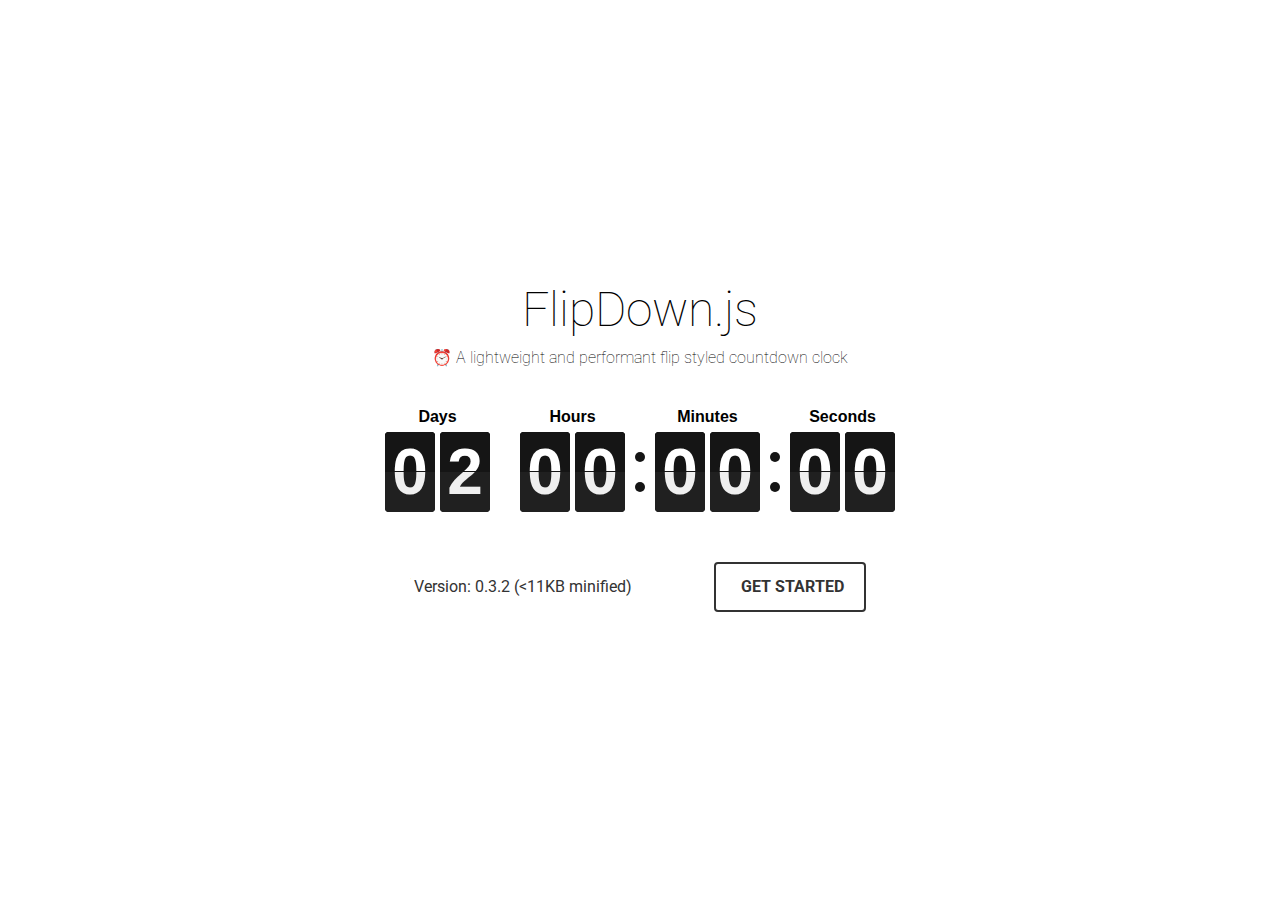
<file: assets/flipdown-master/example/index.html>
<!DOCTYPE html>
<html>
  <head>
    <meta charset="utf-8">
    <meta name="viewport" content="width=device-width, initial-scale=1, shrink-to-fit=no">
    <title>FlipDown Example</title>
    <link href="https://fonts.googleapis.com/css?family=Roboto:100,400,700,900" rel="stylesheet">
    <link rel="stylesheet" href="https://use.fontawesome.com/releases/v5.3.1/css/all.css" integrity="sha384-mzrmE5qonljUremFsqc01SB46JvROS7bZs3IO2EmfFsd15uHvIt+Y8vEf7N7fWAU" crossorigin="anonymous">
    <link rel="stylesheet" type="text/css" href="css/flipdown/flipdown.css">
    <link rel="stylesheet" type="text/css" href="css/style.css">
    <script type="text/javascript" src="js/flipdown/flipdown.js"></script>
    <script type="text/javascript" src="js/main.js"></script>
  </head>
  <body>
    <div class="example">
      <h1>FlipDown.js</h1>
      <p>⏰ A lightweight and performant flip styled countdown clock</p>
      <div id="flipdown" class="flipdown"></div>
      <div class="buttons">
        <p>Version: <span id="ver"></span> (&lt;11KB minified)</p>
        <a href="https://github.com/PButcher/flipdown#flipdown" class="button"><i class="fab fa-github"></i> <span>Get started</span></a>
      </div>
    </div>
  </body>
</html>
</file>
<file: assets/flipdown-master/example/css/flipdown/flipdown.css>
/* THEMES */

/********** Theme: dark **********/
/* Font styles */
.flipdown.flipdown__theme-dark {
  font-family: sans-serif;
  font-weight: bold;
}
/* Rotor group headings */
.flipdown.flipdown__theme-dark .rotor-group-heading:before {
  color: #000000;
}
/* Delimeters */
.flipdown.flipdown__theme-dark .rotor-group:nth-child(n+2):nth-child(-n+3):before,
.flipdown.flipdown__theme-dark .rotor-group:nth-child(n+2):nth-child(-n+3):after {
  background-color: #151515;
}
/* Rotor tops */
.flipdown.flipdown__theme-dark .rotor,
.flipdown.flipdown__theme-dark .rotor-top,
.flipdown.flipdown__theme-dark .rotor-leaf-front {
  color: #FFFFFF;
  background-color: #151515;
}
/* Rotor bottoms */
.flipdown.flipdown__theme-dark .rotor-bottom,
.flipdown.flipdown__theme-dark .rotor-leaf-rear {
  color: #EFEFEF;
  background-color: #202020;
}
/* Hinge */
.flipdown.flipdown__theme-dark .rotor:after {
  border-top: solid 1px #151515;
}

/********** Theme: light **********/
/* Font styles */
.flipdown.flipdown__theme-light {
  font-family: sans-serif;
  font-weight: bold;
}
/* Rotor group headings */
.flipdown.flipdown__theme-light .rotor-group-heading:before {
  color: #EEEEEE;
}
/* Delimeters */
.flipdown.flipdown__theme-light .rotor-group:nth-child(n+2):nth-child(-n+3):before,
.flipdown.flipdown__theme-light .rotor-group:nth-child(n+2):nth-child(-n+3):after {
  background-color: #DDDDDD;
}
/* Rotor tops */
.flipdown.flipdown__theme-light .rotor,
.flipdown.flipdown__theme-light .rotor-top,
.flipdown.flipdown__theme-light .rotor-leaf-front {
  color: #222222;
  background-color: #DDDDDD;
}
/* Rotor bottoms */
.flipdown.flipdown__theme-light .rotor-bottom,
.flipdown.flipdown__theme-light .rotor-leaf-rear {
  color: #333333;
  background-color: #EEEEEE;
}
/* Hinge */
.flipdown.flipdown__theme-light .rotor:after {
  border-top: solid 1px #222222;
}

/* END OF THEMES */

.flipdown {
  overflow: visible;
  width: 510px;
  height: 110px;
}

.flipdown .rotor-group {
  position: relative;
  float: left;
  padding-right: 30px;
}

.flipdown .rotor-group:last-child {
  padding-right: 0;
}

.flipdown .rotor-group-heading:before {
  display: block;
  height: 30px;
  line-height: 30px;
  text-align: center;
}

.flipdown .rotor-group:nth-child(1) .rotor-group-heading:before {
  content: attr(data-before);
}

.flipdown .rotor-group:nth-child(2) .rotor-group-heading:before {
  content: attr(data-before);
}

.flipdown .rotor-group:nth-child(3) .rotor-group-heading:before {
  content: attr(data-before);
}

.flipdown .rotor-group:nth-child(4) .rotor-group-heading:before {
  content: attr(data-before);
}

.flipdown .rotor-group:nth-child(n+2):nth-child(-n+3):before {
  content: '';
  position: absolute;
  bottom: 20px;
  left: 115px;
  width: 10px;
  height: 10px;
  border-radius: 50%;
}

.flipdown .rotor-group:nth-child(n+2):nth-child(-n+3):after {
  content: '';
  position: absolute;
  bottom: 50px;
  left: 115px;
  width: 10px;
  height: 10px;
  border-radius: 50%;
}

.flipdown .rotor {
  position: relative;
  float: left;
  width: 50px;
  height: 80px;
  margin: 0px 5px 0px 0px;
  border-radius: 4px;
  font-size: 4rem;
  text-align: center;
  perspective: 200px;
}

.flipdown .rotor:last-child {
  margin-right: 0;
}

.flipdown .rotor-top,
.flipdown .rotor-bottom {
  overflow: hidden;
  position: absolute;
  width: 50px;
  height: 40px;
}

.flipdown .rotor-leaf {
  z-index: 1;
  position: absolute;
  width: 50px;
  height: 80px;
  transform-style: preserve-3d;
  transition: transform 0s;
}

.flipdown .rotor-leaf.flipped {
  transform: rotateX(-180deg);
  transition: all 0.5s ease-in-out;
}

.flipdown .rotor-leaf-front,
.flipdown .rotor-leaf-rear {
  overflow: hidden;
  position: absolute;
  width: 50px;
  height: 40px;
  margin: 0;
  transform: rotateX(0deg);
  backface-visibility: hidden;
  -webkit-backface-visibility: hidden;
}

.flipdown .rotor-leaf-front {
  line-height: 80px;
  border-radius: 4px 4px 0px 0px;
}

.flipdown .rotor-leaf-rear {
  line-height: 0px;
  border-radius: 0px 0px 4px 4px;
  transform: rotateX(-180deg);
}

.flipdown .rotor-top {
  line-height: 80px;
  border-radius: 4px 4px 0px 0px;
}

.flipdown .rotor-bottom {
  bottom: 0;
  line-height: 0px;
  border-radius: 0px 0px 4px 4px;
}

.flipdown .rotor:after {
  content: '';
  z-index: 2;
  position: absolute;
  bottom: 0px;
  left: 0px;
  width: 50px;
  height: 40px;
  border-radius: 0px 0px 4px 4px;
}

@media (max-width: 550px) {

  .flipdown {
    width: 312px;
    height: 70px;
  }

  .flipdown .rotor {
    font-size: 2.2rem;
    margin-right: 3px;
  }

  .flipdown .rotor,
  .flipdown .rotor-leaf,
  .flipdown .rotor-leaf-front,
  .flipdown .rotor-leaf-rear,
  .flipdown .rotor-top,
  .flipdown .rotor-bottom,
  .flipdown .rotor:after {
    width: 30px;
  }

  .flipdown .rotor-group {
    padding-right: 20px;
  }

  .flipdown .rotor-group:last-child {
    padding-right: 0px;
  }

  .flipdown .rotor-group-heading:before {
    font-size: 0.8rem;
    height: 20px;
    line-height: 20px;
  }

  .flipdown .rotor-group:nth-child(n+2):nth-child(-n+3):before,
  .flipdown .rotor-group:nth-child(n+2):nth-child(-n+3):after {
    left: 69px;
  }

  .flipdown .rotor-group:nth-child(n+2):nth-child(-n+3):before {
    bottom: 13px;
    height: 8px;
    width: 8px;
  }

  .flipdown .rotor-group:nth-child(n+2):nth-child(-n+3):after {
    bottom: 29px;
    height: 8px;
    width: 8px;
  }

  .flipdown .rotor-leaf-front,
  .flipdown .rotor-top {
    line-height: 50px;
  }

  .flipdown .rotor-leaf,
  .flipdown .rotor {
    height: 50px;
  }

  .flipdown .rotor-leaf-front,
  .flipdown .rotor-leaf-rear,
  .flipdown .rotor-top,
  .flipdown .rotor-bottom,
  .flipdown .rotor:after {
    height: 25px;
  }
}
</file>
<file: assets/flipdown-master/example/css/style.css>
html {
  height: 100%;
}

body {
  margin: 0px;
  height: 100%;
  display: flex;
  align-items: center;
  align-content: space-around;
}

body,
.example h1,
.example p,
.example .button {
  transition: all .2s ease-in-out;
}

body.light-theme {
  background-color: #151515;
}

body.light-theme .example h1 {
  color: #FFFFFF;
}

body.light-theme .example p {
  color: #FFFFFF;
}

body.light-theme .buttons .button {
  color: #FFFFFF;
  border-color: #FFFFFF;
}

body.light-theme .buttons .button:hover {
  color: #151515;
  background-color: #FFFFFF;
}

.example {
  font-family: 'Roboto', sans-serif;
  width: 550px;
  height: 378px;
  margin: auto;
  padding: 20px;
  box-sizing: border-box;
}

.example .flipdown {
  margin: auto;
}

.example h1 {
  text-align: center;
  font-weight: 100;
  font-size: 3em;
  margin-top: 0;
  margin-bottom: 10px;
}

.example p {
  text-align: center;
  font-weight: 100;
  margin-top: 0;
  margin-bottom: 35px;
}

.example .buttons {
  width: 100%;
  height: 50px;
  margin: 50px auto 0px auto;
  display: flex;
  align-items: center;
  justify-content: space-around;
}

.example .buttons p {
  height: 50px;
  line-height: 50px;
  font-weight: 400;
  padding: 0px 25px 0px 0px;
  color: #333;
  margin: 0px;
}

.example .button {
  display: inline-block;
  height: 50px;
  box-sizing: border-box;
  line-height: 46px;
  text-decoration: none;
  color: #333;
  padding: 0px 20px;
  border: solid 2px #333;
  border-radius: 4px;
  text-transform: uppercase;
  font-weight: 700;
  transition: all .2s ease-in-out;
}

.example .button:hover {
  background-color: #333;
  color: #FFF;
}

.example .button i {
  margin-right: 5px;
}

@media(max-width: 550px) {
  .example {
    width: 100%;
    height: 362px;
  }

  .example h1 {
    font-size: 2.5em;
  }

  .example p {
    margin-bottom: 25px;
  }

  .example .buttons {
    width: 100%;
    margin-top: 25px;
    text-align: center;
    display: block;
  }

  .example .buttons p,
  .example .buttons a {
    float: none;
    margin: 0 auto;
  }

  .example .buttons p {
    padding-right: 0px;
  }

  .example .buttons a {
    display: inline-block;
  }
}
</file>
